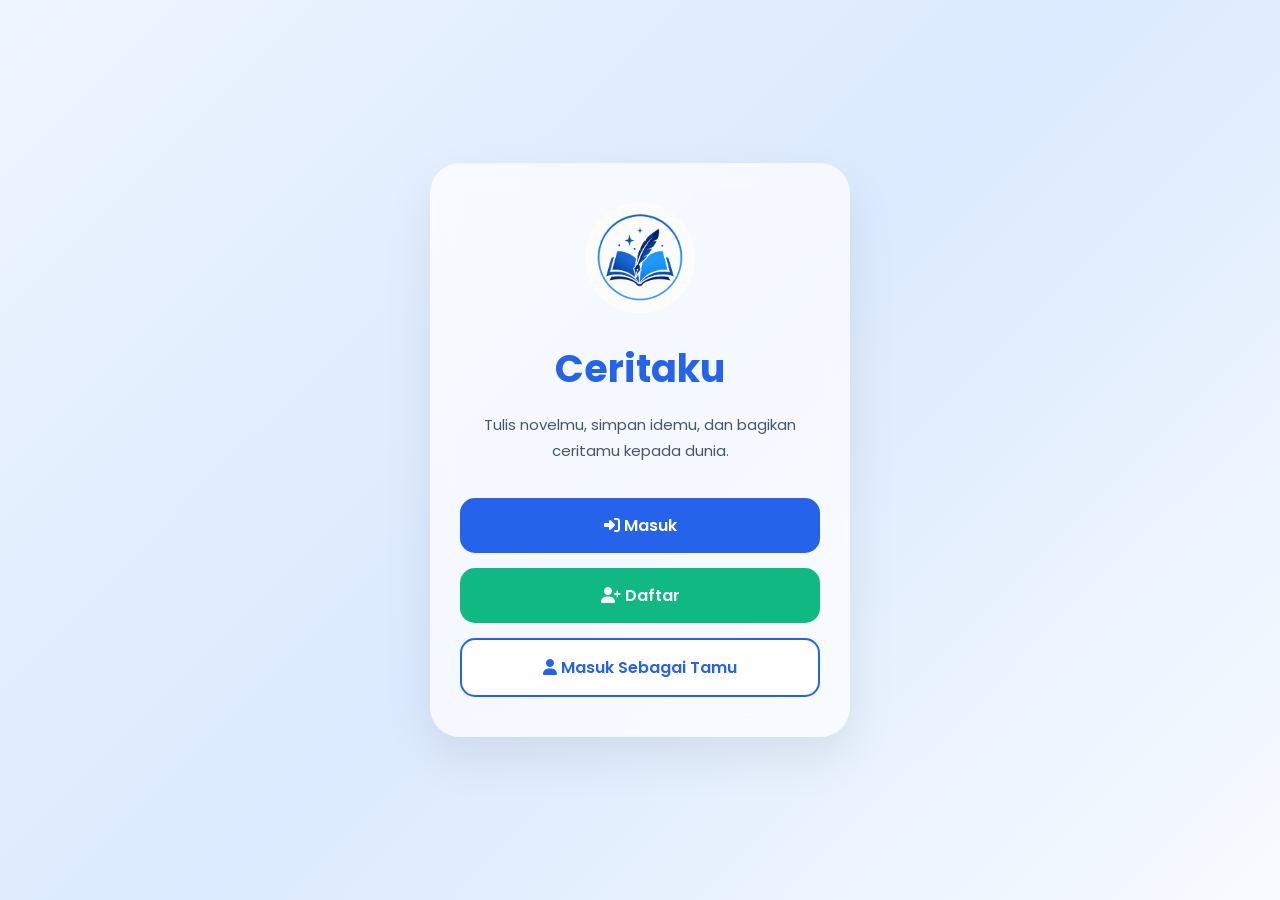
<file: index.html>
<!DOCTYPE html>
<html lang="id">
<head>
    <meta charset="UTF-8">
    <meta name="viewport" content="width=device-width, initial-scale=1.0">
    <title>Ceritaku</title>

    <link rel="stylesheet" href="style.css">

    <link href="https://fonts.googleapis.com/css2?family=Poppins:wght@300;400;500;600;700&display=swap" rel="stylesheet">

    <link rel="stylesheet" href="https://cdnjs.cloudflare.com/ajax/libs/font-awesome/6.6.0/css/all.min.css">
</head>

<body>

<!-- Splash -->
<div id="splash">

    <div class="splash-content">

        <img src="aset/logo.png" class="logo" alt="Logo">

        <h1>Ceritaku</h1>

        <p>Tempat semua cerita dimulai.</p>

    </div>

</div>

<!-- Welcome -->
<section class="welcome">

    <div class="welcome-box">

        <img src="aset/logo.png" class="logo-main" alt="Logo">

        <h1>Ceritaku</h1>

        <p>
            Tulis novelmu, simpan idemu,
            dan bagikan ceritamu kepada dunia.
        </p>

        <div class="button-group">

<a href="login.html" class="btn-login">
    <i class="fa-solid fa-right-to-bracket"></i>
    Masuk
</a>

<a href="register.html" class="btn-register">
    <i class="fa-solid fa-user-plus"></i>
    Daftar
</a>

<a href="home.html" class="btn-guest">
    <i class="fa-solid fa-user"></i>
    Masuk Sebagai Tamu
</a>

        </div>

    </div>

</section>

<!-- Dashboard -->
<section class="dashboard hidden">

<header>

    <h2>
        <i class="fa-solid fa-book-open"></i>
        Ceritaku
    </h2>

    <button id="logoutBtn">
        <i class="fa-solid fa-arrow-left"></i>
    </button>

</header>

<div class="search-box">

    <i class="fa-solid fa-magnifying-glass"></i>

    <input
    type="text"
    id="search"
    placeholder="Cari novel...">

</div>

<button id="newNovel">

    <i class="fa-solid fa-pen"></i>

    Tulis Novel Baru

</button>

<div id="emptyState">

    <i class="fa-solid fa-book"></i>

    <h3>Belum Ada Novel</h3>

    <p>
        Belum ada novel.
        Mulailah menulis cerita pertamamu.
    </p>

</div>

<div id="novelContainer">

</div>

</section>

<!-- Popup -->
<div id="popup" class="popup">

<div class="popup-content">

<button id="closePopup" type="button">

<i class="fa-solid fa-arrow-left"></i>

</button>

<h2>Tulis Novel</h2>

<form id="novelForm">

<input
type="text"
id="judul"
placeholder="Judul Novel"
required>

<input
type="text"
id="genre"
placeholder="Genre">

<textarea
id="sinopsis"
placeholder="Sinopsis"
rows="4"></textarea>

<textarea
id="isiNovel"
placeholder="Mulai menulis..."
rows="10"></textarea>

<button type="submit">

Simpan Novel

</button>

</form>

</div>

</div>

<!-- Toast -->
<div id="toast">

Berhasil disimpan

</div>

<script src="script.js"></script>

</body>
</html>
</file>
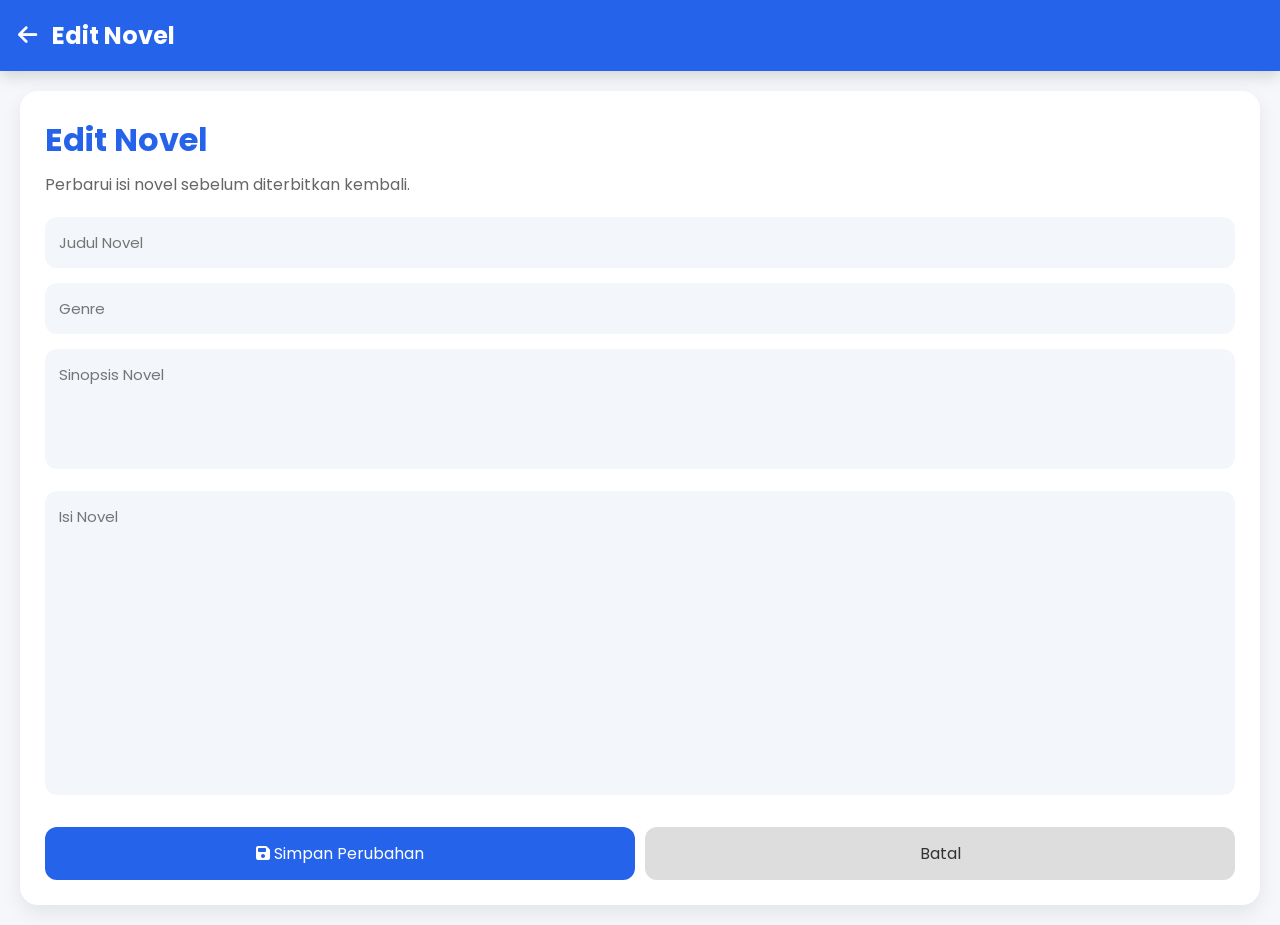
<file: editnovel.html>
<!DOCTYPE html>
<html lang="id">
<head>

<meta charset="UTF-8">
<meta name="viewport" content="width=device-width, initial-scale=1.0">

<title>Edit Novel - Ceritaku</title>

<link rel="stylesheet" href="editnovel.css">

<link href="https://fonts.googleapis.com/css2?family=Poppins:wght@300;400;500;600;700&display=swap" rel="stylesheet">

<link rel="stylesheet" href="https://cdnjs.cloudflare.com/ajax/libs/font-awesome/6.6.0/css/all.min.css">

</head>

<body>

<header>

<a href="mynovel.html">
<i class="fa-solid fa-arrow-left"></i>
</a>

<h2>Edit Novel</h2>

</header>

<div class="container">

<div class="card">

<h1>Edit Novel</h1>

<p>Perbarui isi novel sebelum diterbitkan kembali.</p>

<form id="editForm">

<input
type="text"
id="judul"
placeholder="Judul Novel"
required>

<input
type="text"
id="genre"
placeholder="Genre"
required>

<textarea
id="sinopsis"
rows="4"
placeholder="Sinopsis Novel"
required></textarea>

<textarea
id="isiNovel"
rows="12"
placeholder="Isi Novel"
required></textarea>

<div class="button-group">

<button type="submit" class="saveBtn">

<i class="fa-solid fa-floppy-disk"></i>

Simpan Perubahan

</button>

<a href="mynovel.html" class="cancelBtn">

Batal

</a>

</div>

</form>

</div>

</div>

<script src="editnovel.js"></script>

</body>
</html>
</file>
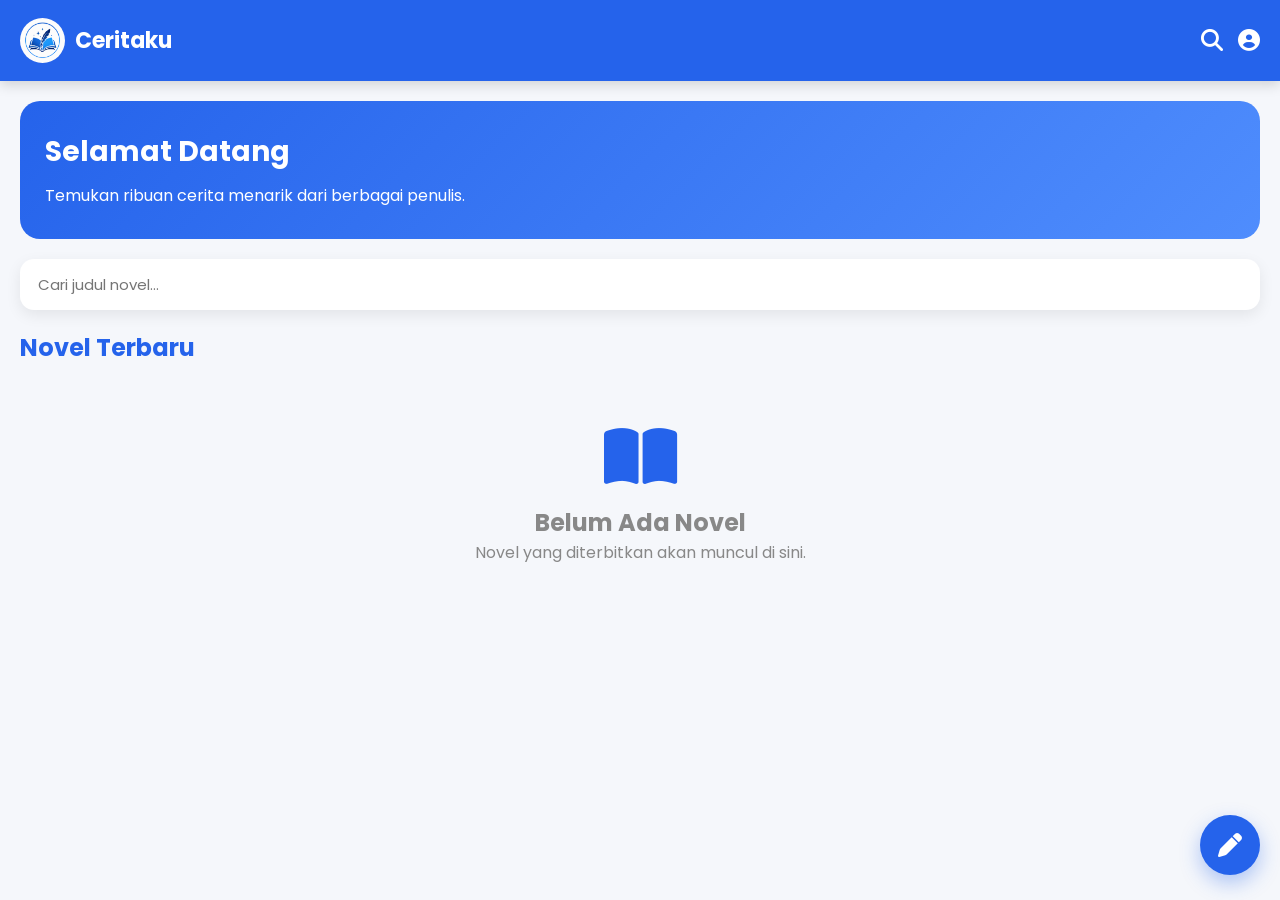
<file: home.html>
<!DOCTYPE html>
<html lang="id">
<head>

<meta charset="UTF-8">
<meta name="viewport" content="width=device-width, initial-scale=1.0">

<title>Ceritaku</title>

<link rel="stylesheet" href="home.css">

<link href="https://fonts.googleapis.com/css2?family=Poppins:wght@300;400;500;600;700&display=swap" rel="stylesheet">

<link rel="stylesheet" href="https://cdnjs.cloudflare.com/ajax/libs/font-awesome/6.6.0/css/all.min.css">

</head>

<body>

<header class="header">

<div class="logo-area">

<img src="aset/logo.png" class="logo">

<h2>Ceritaku</h2>

</div>

<div class="header-menu">

<button id="searchBtn">

<i class="fa-solid fa-magnifying-glass"></i>

</button>

<a href="profile.html" class="profile" id="profileBtn">

<i class="fa-solid fa-user-circle"></i>

</a>

</div>

</header>

<section class="banner">

<h1>Selamat Datang</h1>

<p>Temukan ribuan cerita menarik dari berbagai penulis.</p>

</section>

<div class="search-box">

<input
type="text"
id="searchNovel"
placeholder="Cari judul novel...">

</div>

<section class="title">

<h2>Novel Terbaru</h2>

</section>

<section id="novelList">

<div class="empty">

<i class="fa-solid fa-book-open"></i>

<h3>Belum Ada Novel</h3>

<p>Novel yang diterbitkan akan muncul di sini.</p>

</div>

</section>

<a href="writer.html" class="write-btn" id="writeBtn">

<i class="fa-solid fa-pen"></i>

</a>

<script src="home.js"></script>

</body>
</html>
</file>
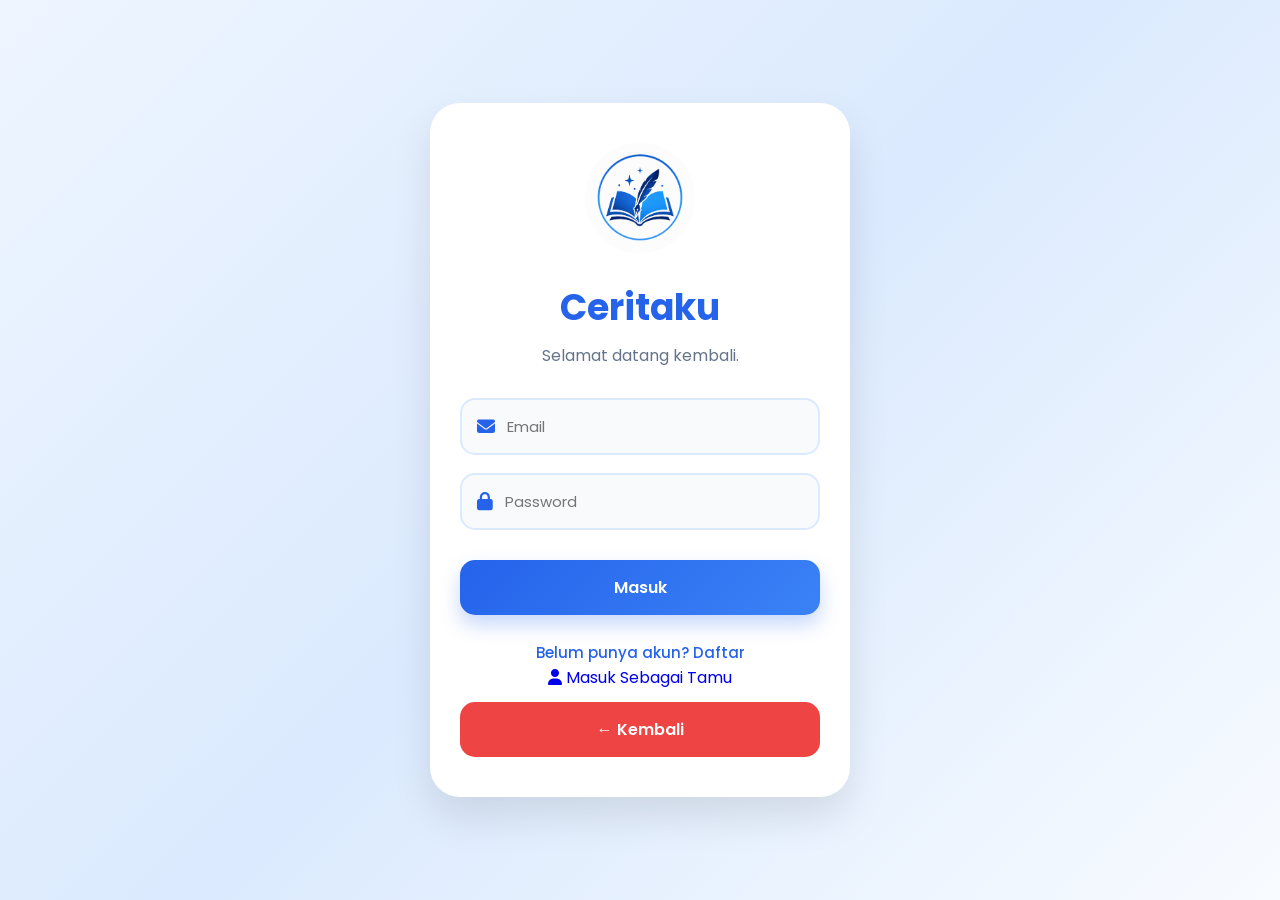
<file: login.html>
<!DOCTYPE html>
<html lang="id">

<head>

<meta charset="UTF-8">

<meta name="viewport" content="width=device-width, initial-scale=1.0">

<title>Login - Ceritaku</title>

<link rel="stylesheet" href="login.css">

<link href="https://fonts.googleapis.com/css2?family=Poppins:wght@300;400;500;600;700&display=swap" rel="stylesheet">

<link rel="stylesheet" href="https://cdnjs.cloudflare.com/ajax/libs/font-awesome/6.6.0/css/all.min.css">

</head>

<body>

<div class="container">

<div class="login-box">

<img src="aset/logo.png" class="logo">

<h1>Ceritaku</h1>

<p>Selamat datang kembali.</p>

<form id="loginForm">

<div class="input-box">

<i class="fa-solid fa-envelope"></i>

<input
type="email"
id="email"
placeholder="Email"
required>

</div>

<div class="input-box">

<i class="fa-solid fa-lock"></i>

<input
type="password"
id="password"
placeholder="Password"
required>

</div>

<button type="submit" id="loginBtn">

Masuk

</button>

</form>

<div class="menu">

<a href="register.html">

Belum punya akun? Daftar

</a>

</div>

<a href="home.html" class="guest-btn">

<i class="fa-solid fa-user"></i>

Masuk Sebagai Tamu

</a>

<button type="button" onclick="history.back()" id="backBtn">

← Kembali

</button>

</div>

</div>

<script src="login.js"></script>

</body>

</html>
</file>
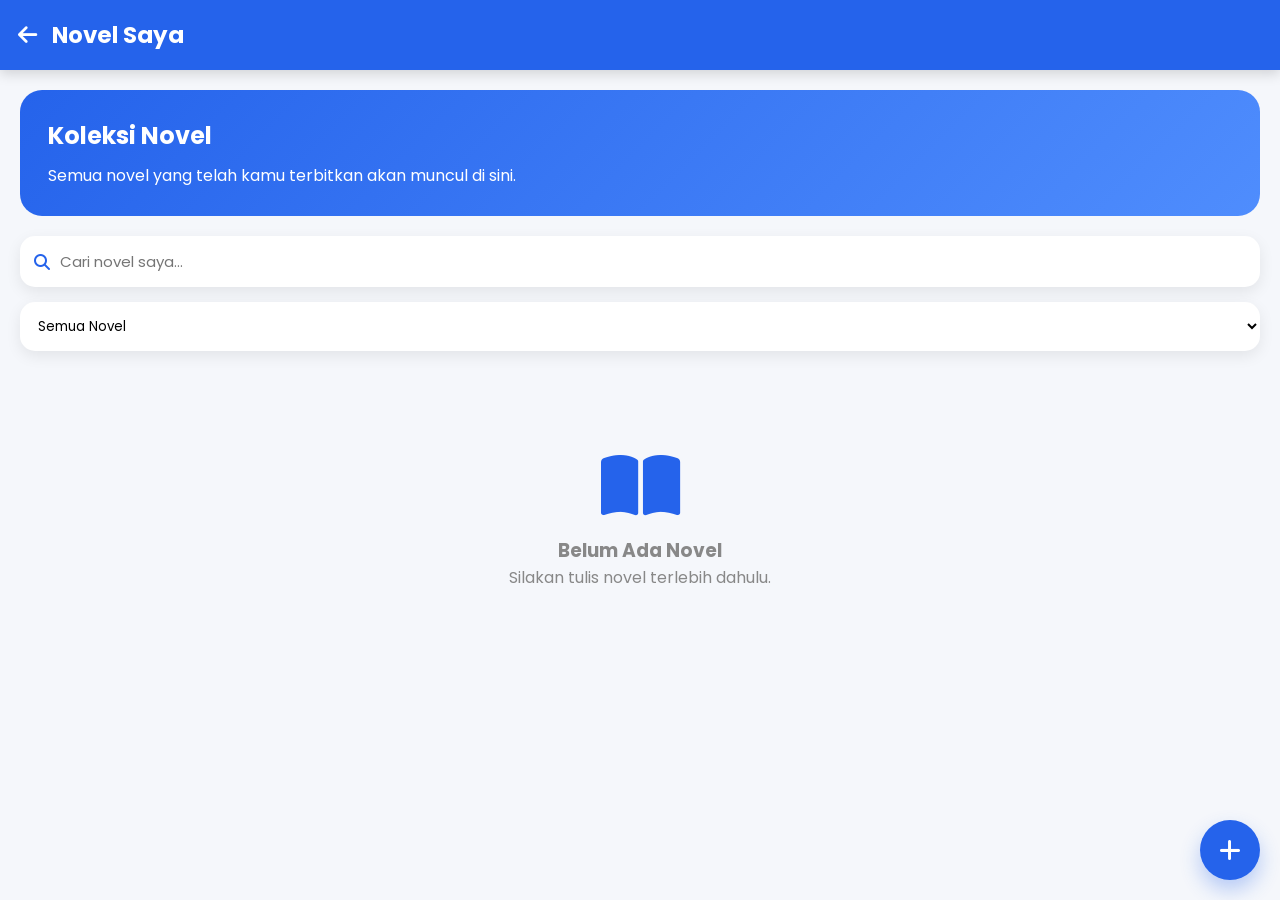
<file: mynovel.html>
<!DOCTYPE html>
<html lang="id">

<head>

<meta charset="UTF-8">
<meta name="viewport" content="width=device-width, initial-scale=1.0">

<title>Novel Saya - Ceritaku</title>

<link rel="stylesheet" href="mynovel.css">

<link href="https://fonts.googleapis.com/css2?family=Poppins:wght@300;400;500;600;700&display=swap" rel="stylesheet">

<link rel="stylesheet" href="https://cdnjs.cloudflare.com/ajax/libs/font-awesome/6.6.0/css/all.min.css">

</head>

<body>

<header>

<a href="profile.html">
<i class="fa-solid fa-arrow-left"></i>
</a>

<h2>Novel Saya</h2>

</header>

<section class="hero">

<h1>Koleksi Novel</h1>

<p>Semua novel yang telah kamu terbitkan akan muncul di sini.</p>

</section>

<!-- Pencarian -->

<section class="top-menu">

<div class="search-box">

<i class="fa-solid fa-magnifying-glass"></i>

<input
type="text"
id="searchNovel"
placeholder="Cari novel saya...">

</div>

<div class="filter">

<select id="filterNovel">

<option value="all">Semua Novel</option>

<option value="draft">Draft</option>

<option value="published">Diterbitkan</option>

</select>

</div>

</section>

<!-- Daftar Novel -->

<section id="novelList" class="novel-list">

<div class="empty">

<i class="fa-solid fa-book-open"></i>

<h3>Belum Ada Novel</h3>

<p>Silakan terbitkan novel pertamamu.</p>

</div>

</section>

<!-- Tombol Tambah -->

<a href="writer.html" class="floating-btn">

<i class="fa-solid fa-plus"></i>

</a>

<!-- Popup -->

<div class="popup" id="popup">

<div class="popup-box">

<i id="popupIcon" class="fa-solid fa-circle-question popup-icon"></i>

<h2 id="popupTitle">Konfirmasi</h2>

<p id="popupText"></p>

<div class="popup-button">

<button id="cancelBtn">Batal</button>

<button id="okBtn">Lanjut</button>

</div>

</div>

</div>

<script src="mynovel.js"></script>

</body>

</html>
</file>
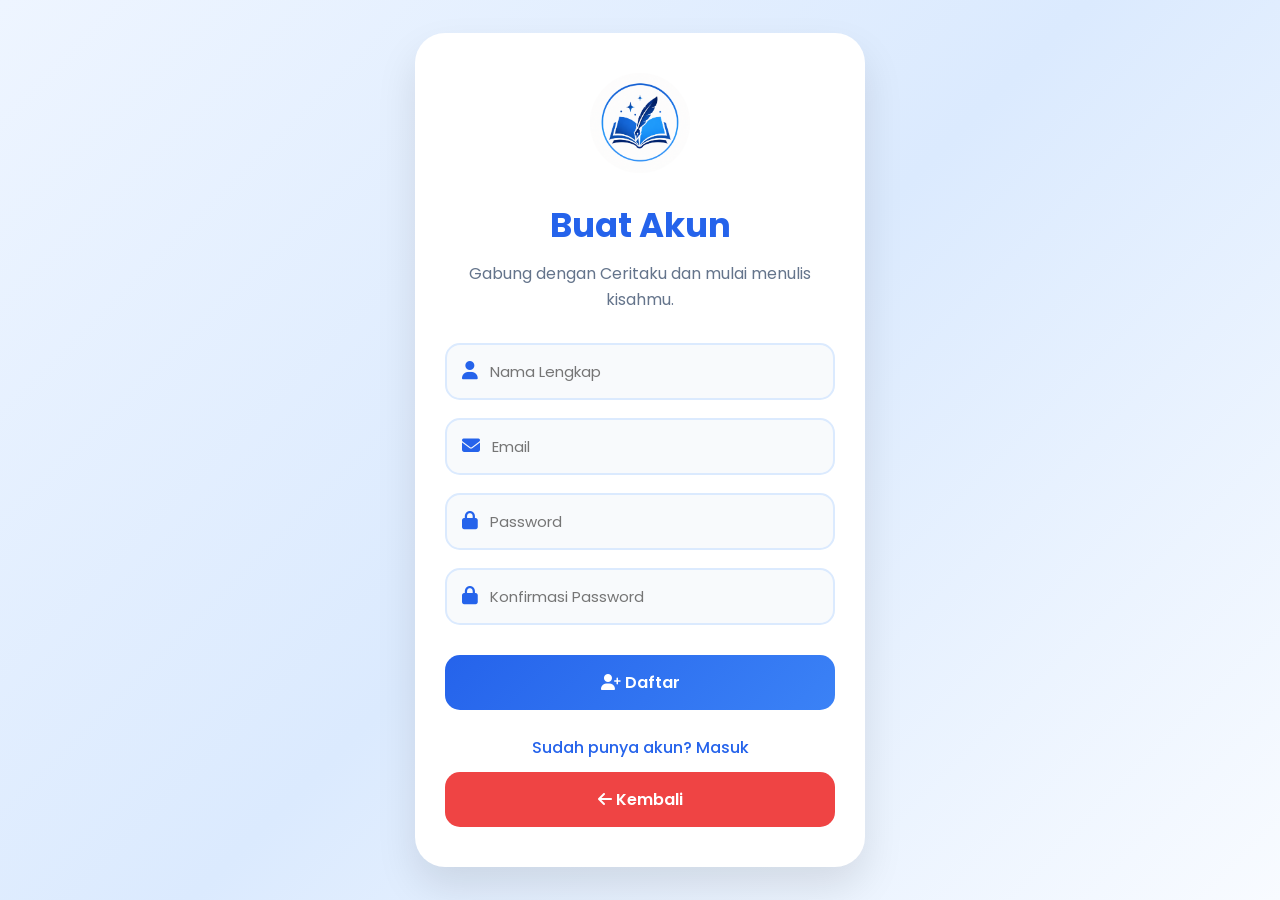
<file: register.html>
<!DOCTYPE html>
<html lang="id">
<head>

    <meta charset="UTF-8">

    <meta name="viewport" content="width=device-width, initial-scale=1.0">

    <title>Daftar - Ceritaku</title>

    <link rel="stylesheet" href="register.css">

    <link href="https://fonts.googleapis.com/css2?family=Poppins:wght@300;400;500;600;700&display=swap" rel="stylesheet">

    <link rel="stylesheet" href="https://cdnjs.cloudflare.com/ajax/libs/font-awesome/6.6.0/css/all.min.css">

</head>

<body>

<div class="container">

    <div class="register-box">

        <img src="aset/logo.png" class="logo" alt="Logo Ceritaku">

        <h1>Buat Akun</h1>

        <p>Gabung dengan Ceritaku dan mulai menulis kisahmu.</p>

        <form id="registerForm">

            <div class="input-box">

                <i class="fa-solid fa-user"></i>

                <input
                    type="text"
                    id="nama"
                    placeholder="Nama Lengkap"
                    required>

            </div>

            <div class="input-box">

                <i class="fa-solid fa-envelope"></i>

                <input
                    type="email"
                    id="email"
                    placeholder="Email"
                    required>

            </div>

            <div class="input-box">

                <i class="fa-solid fa-lock"></i>

                <input
                    type="password"
                    id="password"
                    placeholder="Password"
                    required>

            </div>

            <div class="input-box">

                <i class="fa-solid fa-lock"></i>

                <input
                    type="password"
                    id="confirmPassword"
                    placeholder="Konfirmasi Password"
                    required>

            </div>

            <button type="submit">

                <i class="fa-solid fa-user-plus"></i>

                Daftar

            </button>

        </form>

        <div class="menu">

            <a href="login.html">

                Sudah punya akun? Masuk

            </a>

        </div>

        <button id="backBtn">

            <i class="fa-solid fa-arrow-left"></i>

            Kembali

        </button>

    </div>

</div>

<script src="register.js"></script>

</body>
</html>
</file>
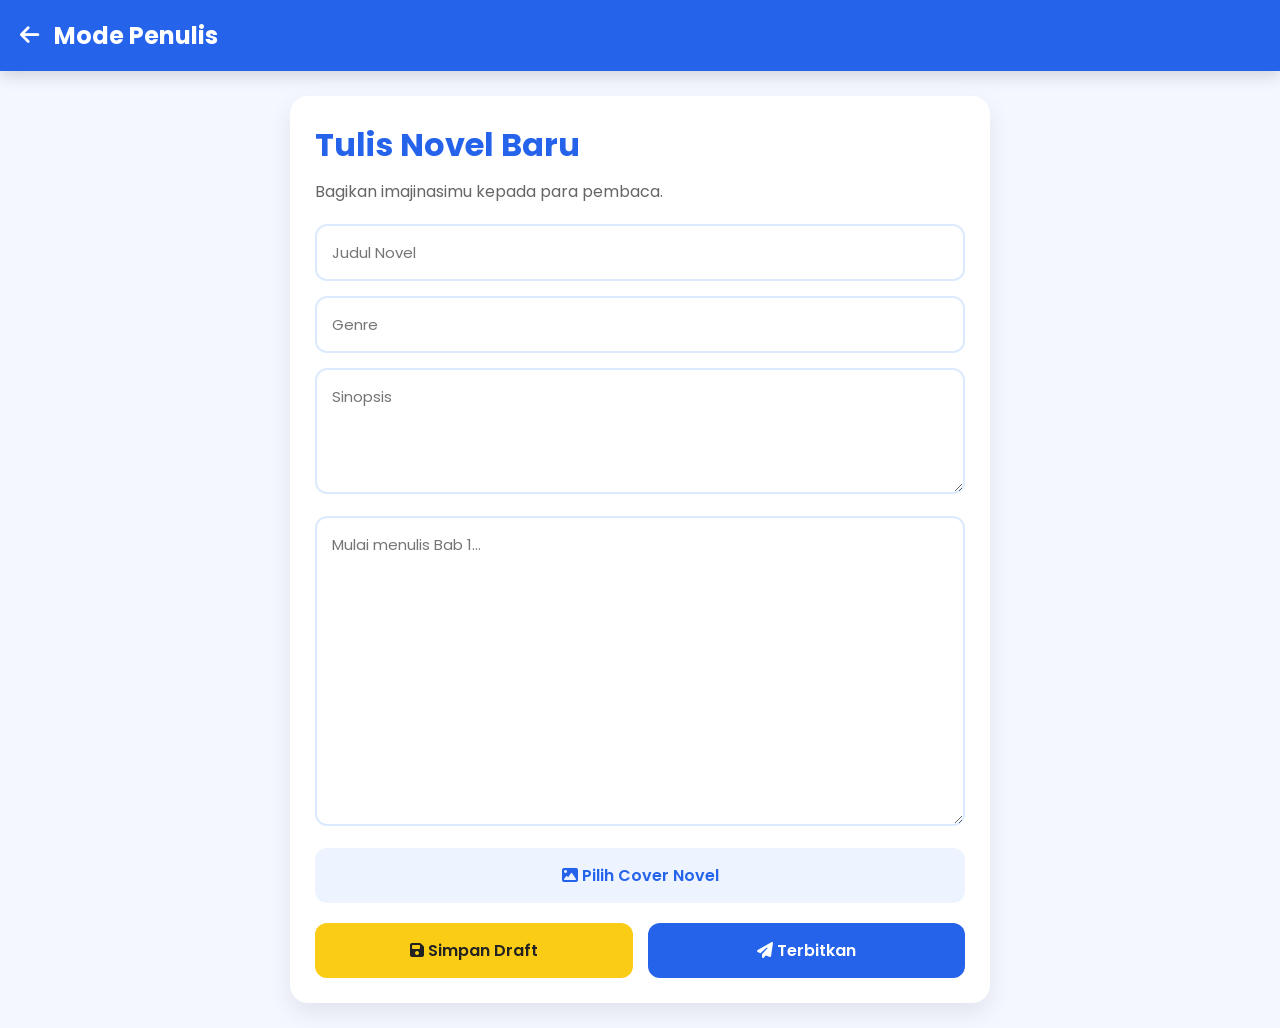
<file: writer.html>
<!DOCTYPE html>
<html lang="id">
<head>

<meta charset="UTF-8">
<meta name="viewport" content="width=device-width, initial-scale=1.0">

<title>Mode Penulis - Ceritaku</title>

<link rel="stylesheet" href="writer.css">

<link href="https://fonts.googleapis.com/css2?family=Poppins:wght@300;400;500;600;700&display=swap" rel="stylesheet">

<link rel="stylesheet" href="https://cdnjs.cloudflare.com/ajax/libs/font-awesome/6.6.0/css/all.min.css">

</head>

<body>

<header>

<a href="home.html" class="back">
<i class="fa-solid fa-arrow-left"></i>
</a>

<h2>Mode Penulis</h2>

</header>

<div class="container">

<h1>Tulis Novel Baru</h1>

<p>Bagikan imajinasimu kepada para pembaca.</p>

<form id="writerForm">

<input
type="text"
id="judul"
placeholder="Judul Novel"
required>

<input
type="text"
id="genre"
placeholder="Genre">

<textarea
id="sinopsis"
rows="4"
placeholder="Sinopsis"></textarea>

<textarea
id="isiNovel"
rows="12"
placeholder="Mulai menulis Bab 1..."
required></textarea>

<div class="upload">

<label for="cover">

<i class="fa-solid fa-image"></i>

Pilih Cover Novel

</label>

<input
type="file"
id="cover"
accept="image/*">

</div>

<div class="button-group">

<button type="button" id="draftBtn">

<i class="fa-solid fa-floppy-disk"></i>

Simpan Draft

</button>

<button type="submit" id="publishBtn">

<i class="fa-solid fa-paper-plane"></i>

Terbitkan

</button>

</div>

</form>

</div>

<script src="writer.js"></script>

</body>
</html>
</file>
<file: style.css>
/* ==========================
   CERITAKU V2
   style.css - Bagian 1
========================== */

*{
    margin:0;
    padding:0;
    box-sizing:border-box;
    font-family:'Poppins',sans-serif;
}

body{
    background:linear-gradient(135deg,#eef5ff,#dbeafe,#f8fbff);
    min-height:100vh;
    color:#1e293b;
    overflow-x:hidden;
}

/* ==========================
   SPLASH SCREEN
========================== */

#splash{
    position:fixed;
    top:0;
    left:0;
    width:100%;
    height:100%;
    background:#ffffff;
    display:flex;
    justify-content:center;
    align-items:center;
    z-index:9999;
    animation:fadeOut 1s ease forwards;
    animation-delay:2s;
}

.splash-content{
    text-align:center;
    animation:zoomIn 1s ease;
}

.logo{
    width:120px;
    height:120px;
    border-radius:50%;
    object-fit:cover;
    box-shadow:0 10px 30px rgba(0,0,0,.15);
    animation:float 2s infinite ease-in-out;
}

.splash-content h1{
    margin-top:20px;
    font-size:40px;
    color:#2563eb;
}

.splash-content p{
    margin-top:10px;
    color:#64748b;
}

/* ==========================
   WELCOME
========================== */

.welcome{
    width:100%;
    min-height:100vh;
    display:flex;
    justify-content:center;
    align-items:center;
    padding:30px;
}

.welcome-box{
    width:100%;
    max-width:420px;
    background:rgba(255,255,255,.7);
    backdrop-filter:blur(12px);
    border-radius:30px;
    padding:40px 30px;
    text-align:center;
    box-shadow:0 20px 50px rgba(0,0,0,.08);
    animation:slideUp .8s ease;
}

.logo-main{
    width:110px;
    height:110px;
    border-radius:50%;
    object-fit:cover;
    margin-bottom:20px;
}

.welcome-box h1{
    font-size:38px;
    color:#2563eb;
}

.welcome-box p{
    margin-top:15px;
    color:#475569;
    line-height:1.7;
    font-size:15px;
}

/* ==========================
   BUTTON
========================== */

.button-group{
    margin-top:35px;
    display:flex;
    flex-direction:column;
    gap:15px;
}

.button-group button{
    border:none;
    border-radius:15px;
    padding:15px;
    cursor:pointer;
    font-size:16px;
    font-weight:600;
    transition:.3s;
}

#loginBtn{
    background:#2563eb;
    color:white;
}

#registerBtn{
    background:#10b981;
    color:white;
}

#guestBtn{
    background:#ffffff;
    color:#2563eb;
    border:2px solid #2563eb;
}

.button-group button:hover{
    transform:translateY(-3px);
    box-shadow:0 10px 20px rgba(37,99,235,.25);
}

.button-group button i{
    margin-right:8px;
}

/* ==========================
   DASHBOARD
========================== */

.hidden{
    display:none;
}

/* ==========================
   ANIMASI
========================== */

@keyframes zoomIn{
    from{
        opacity:0;
        transform:scale(.7);
    }
    to{
        opacity:1;
        transform:scale(1);
    }
}

@keyframes slideUp{
    from{
        opacity:0;
        transform:translateY(50px);
    }
    to{
        opacity:1;
        transform:translateY(0);
    }
}

@keyframes float{
    0%{
        transform:translateY(0);
    }
    50%{
        transform:translateY(-12px);
    }
    100%{
        transform:translateY(0);
    }
}

@keyframes fadeOut{
    to{
        opacity:0;
        visibility:hidden;
    }
}
/* ==========================
   DASHBOARD
========================== */

.dashboard{
    min-height:100vh;
    padding:25px;
    background:#f8fbff;
}

/* ==========================
   HEADER
========================== */

.dashboard header{
    display:flex;
    justify-content:space-between;
    align-items:center;
    margin-bottom:25px;
}

.dashboard header h2{
    font-size:28px;
    color:#2563eb;
    font-weight:700;
}

.dashboard header h2 i{
    margin-right:8px;
}

#logoutBtn{
    width:45px;
    height:45px;
    border:none;
    border-radius:50%;
    background:#ffffff;
    color:#2563eb;
    font-size:18px;
    cursor:pointer;
    box-shadow:0 8px 18px rgba(0,0,0,.08);
    transition:.3s;
}

#logoutBtn:hover{
    transform:rotate(10deg) scale(1.08);
}

/* ==========================
   SEARCH BOX
========================== */

.search-box{
    display:flex;
    align-items:center;
    gap:10px;
    background:#ffffff;
    border-radius:16px;
    padding:14px 18px;
    box-shadow:0 8px 20px rgba(0,0,0,.08);
    margin-bottom:20px;
}

.search-box i{
    color:#64748b;
    font-size:18px;
}

.search-box input{
    flex:1;
    border:none;
    outline:none;
    background:transparent;
    font-size:15px;
}

/* ==========================
   TOMBOL TULIS NOVEL
========================== */

#newNovel{
    width:100%;
    border:none;
    border-radius:18px;
    padding:16px;
    background:linear-gradient(135deg,#2563eb,#3b82f6);
    color:white;
    font-size:16px;
    font-weight:600;
    cursor:pointer;
    transition:.3s;
    margin-bottom:30px;
    box-shadow:0 12px 24px rgba(37,99,235,.25);
}

#newNovel i{
    margin-right:8px;
}

#newNovel:hover{
    transform:translateY(-3px);
}

/* ==========================
   EMPTY STATE
========================== */

#emptyState{
    text-align:center;
    padding:70px 20px;
    background:#ffffff;
    border-radius:24px;
    box-shadow:0 12px 30px rgba(0,0,0,.08);
}

#emptyState i{
    font-size:70px;
    color:#2563eb;
    margin-bottom:20px;
}

#emptyState h3{
    font-size:24px;
    margin-bottom:10px;
    color:#1e293b;
}

#emptyState p{
    color:#64748b;
    line-height:1.7;
}

/* ==========================
   DAFTAR NOVEL
========================== */

#novelContainer{
    display:grid;
    grid-template-columns:repeat(auto-fill,minmax(260px,1fr));
    gap:20px;
    margin-top:25px;
}

/* ==========================
   CARD NOVEL
========================== */

.novel-card{
    background:#ffffff;
    border-radius:22px;
    overflow:hidden;
    box-shadow:0 15px 35px rgba(0,0,0,.08);
    transition:.35s;
    animation:cardShow .5s ease;
}

.novel-card:hover{
    transform:translateY(-8px);
}

.novel-cover{
    width:100%;
    height:220px;
    object-fit:cover;
    background:#dbeafe;
}

.novel-info{
    padding:18px;
}

.novel-title{
    font-size:20px;
    font-weight:700;
    color:#1e293b;
    margin-bottom:8px;
}

.novel-genre{
    display:inline-block;
    background:#dbeafe;
    color:#2563eb;
    padding:6px 12px;
    border-radius:30px;
    font-size:13px;
    margin-bottom:15px;
}

.novel-desc{
    color:#64748b;
    line-height:1.6;
    font-size:14px;
}

/* ==========================
   AKSI CARD
========================== */

.card-actions{
    display:flex;
    justify-content:space-between;
    gap:10px;
    margin-top:18px;
}

.card-actions button{
    flex:1;
    border:none;
    border-radius:12px;
    padding:11px;
    cursor:pointer;
    font-size:14px;
    transition:.3s;
}

.readBtn{
    background:#2563eb;
    color:#fff;
}

.editBtn{
    background:#f59e0b;
    color:#fff;
}

.deleteBtn{
    background:#ef4444;
    color:#fff;
}

.favoriteBtn{
    background:#ec4899;
    color:#fff;
}

.card-actions button:hover{
    transform:scale(1.05);
}

/* ==========================
   ANIMASI CARD
========================== */

@keyframes cardShow{
    from{
        opacity:0;
        transform:translateY(30px);
    }
    to{
        opacity:1;
        transform:translateY(0);
    }
}
/* ==========================
   POPUP
========================== */

.popup{
    position:fixed;
    top:0;
    left:0;
    width:100%;
    height:100%;
    background:rgba(0,0,0,.45);
    display:flex;
    justify-content:center;
    align-items:center;
    visibility:hidden;
    opacity:0;
    transition:.35s;
    z-index:999;
}

.popup.active{
    visibility:visible;
    opacity:1;
}

.popup-content{
    width:95%;
    max-width:650px;
    max-height:90vh;
    overflow-y:auto;
    background:#ffffff;
    border-radius:25px;
    padding:30px;
    position:relative;
    animation:popupZoom .35s ease;
}

#closePopup{
    position:absolute;
    right:20px;
    top:15px;
    font-size:30px;
    cursor:pointer;
    color:#64748b;
    transition:.3s;
}

#closePopup:hover{
    color:#ef4444;
    transform:rotate(90deg);
}

.popup-content h2{
    text-align:center;
    color:#2563eb;
    margin-bottom:25px;
}

/* ==========================
   FORM
========================== */

#novelForm{
    display:flex;
    flex-direction:column;
    gap:18px;
}

#novelForm input,
#novelForm textarea{
    width:100%;
    border:2px solid #dbeafe;
    border-radius:15px;
    padding:15px;
    outline:none;
    font-size:15px;
    transition:.3s;
}

#novelForm textarea{
    resize:vertical;
    min-height:120px;
}

#novelForm input:focus,
#novelForm textarea:focus{
    border-color:#2563eb;
    box-shadow:0 0 15px rgba(37,99,235,.15);
}

#novelForm button{
    border:none;
    border-radius:15px;
    padding:15px;
    background:linear-gradient(135deg,#2563eb,#3b82f6);
    color:#ffffff;
    font-size:16px;
    font-weight:600;
    cursor:pointer;
    transition:.3s;
}

#novelForm button:hover{
    transform:translateY(-3px);
    box-shadow:0 15px 25px rgba(37,99,235,.25);
}

/* ==========================
   TOAST
========================== */

#toast{
    position:fixed;
    bottom:30px;
    right:30px;
    background:#22c55e;
    color:#ffffff;
    padding:15px 25px;
    border-radius:15px;
    font-weight:600;
    box-shadow:0 10px 25px rgba(0,0,0,.15);
    transform:translateX(400px);
    opacity:0;
    transition:.4s;
    z-index:1000;
}

#toast.show{
    transform:translateX(0);
    opacity:1;
}

/* ==========================
   SCROLLBAR
========================== */

::-webkit-scrollbar{
    width:8px;
}

::-webkit-scrollbar-track{
    background:#eef5ff;
}

::-webkit-scrollbar-thumb{
    background:#3b82f6;
    border-radius:20px;
}

::-webkit-scrollbar-thumb:hover{
    background:#2563eb;
}

/* ==========================
   RESPONSIVE
========================== */

@media(max-width:768px){

    .welcome-box{
        padding:30px 20px;
    }

    .welcome-box h1{
        font-size:30px;
    }

    .dashboard{
        padding:18px;
    }

    .dashboard header h2{
        font-size:22px;
    }

    #novelContainer{
        grid-template-columns:1fr;
    }

    .popup-content{
        width:94%;
        padding:22px;
    }

    .card-actions{
        flex-wrap:wrap;
    }

    .card-actions button{
        flex:1 1 45%;
    }

    #toast{
        right:15px;
        left:15px;
        bottom:20px;
        text-align:center;
        transform:translateY(120px);
    }

    #toast.show{
        transform:translateY(0);
    }

}

/* ==========================
   ANIMATIONS
========================== */

@keyframes popupZoom{

    from{
        opacity:0;
        transform:scale(.8);
    }

    to{
        opacity:1;
        transform:scale(1);
    }

}
 .button-group a{
    display:block;
    text-decoration:none;
    text-align:center;
    border-radius:15px;
    padding:15px;
    font-size:16px;
    font-weight:600;
    transition:.3s;
}

.btn-login{
    background:#2563eb;
    color:#fff;
}

.btn-register{
    background:#10b981;
    color:#fff;
}

.btn-guest{
    background:#fff;
    color:#2563eb;
    border:2px solid #2563eb;
}

.button-group a:hover{
    transform:translateY(-3px);
    box-shadow:0 10px 20px rgba(37,99,235,.25);
}
.guest-btn{
    display:block;
    width:100%;
    text-align:center;
    text-decoration:none;
}
</file>
<file: editnovel.css>
*{
margin:0;
padding:0;
box-sizing:border-box;
font-family:'Poppins',sans-serif;
}

body{
background:#f5f7fb;
}

header{
display:flex;
align-items:center;
gap:15px;
padding:18px;
background:#2563eb;
color:white;
box-shadow:0 5px 15px rgba(0,0,0,.15);
}

header a{
color:white;
font-size:22px;
text-decoration:none;
}

.container{
padding:20px;
}

.card{
background:white;
padding:25px;
border-radius:18px;
box-shadow:0 8px 20px rgba(0,0,0,.08);
animation:fade .4s;
}

.card h1{
color:#2563eb;
margin-bottom:8px;
}

.card p{
color:#666;
margin-bottom:20px;
}

input,
textarea{
width:100%;
padding:14px;
margin-bottom:15px;
border:none;
outline:none;
border-radius:12px;
background:#f3f6fb;
font-size:15px;
}

textarea{
resize:none;
}

.button-group{
display:flex;
gap:10px;
margin-top:10px;
}

.saveBtn{
flex:1;
padding:14px;
border:none;
border-radius:12px;
background:#2563eb;
color:white;
font-size:16px;
cursor:pointer;
}

.cancelBtn{
flex:1;
padding:14px;
text-align:center;
text-decoration:none;
border-radius:12px;
background:#ddd;
color:#333;
}

@keyframes fade{

from{
opacity:0;
transform:translateY(20px);
}

to{
opacity:1;
transform:translateY(0);
}

}
</file>
<file: home.css>
/* ===========================
   CERITAKU - HOME.CSS
=========================== */

*{
    margin:0;
    padding:0;
    box-sizing:border-box;
    font-family:'Poppins',sans-serif;
}

body{
    background:#f5f7fb;
    color:#333;
}

/* ===========================
   HEADER
=========================== */

.header{
    display:flex;
    justify-content:space-between;
    align-items:center;
    padding:18px 20px;
    background:#2563eb;
    color:#fff;
    position:sticky;
    top:0;
    z-index:1000;
    box-shadow:0 4px 12px rgba(0,0,0,.15);
}

.logo-area{
    display:flex;
    align-items:center;
    gap:10px;
}

.logo{
    width:45px;
    height:45px;
    border-radius:50%;
    background:#fff;
    object-fit:cover;
}

.logo-area h2{
    font-size:22px;
    font-weight:700;
}

.header-menu{
    display:flex;
    align-items:center;
    gap:15px;
}

.header-menu button,
.profile{
    background:none;
    border:none;
    color:#fff;
    font-size:22px;
    cursor:pointer;
    text-decoration:none;
}

/* ===========================
   BANNER
=========================== */

.banner{
    background:linear-gradient(135deg,#2563eb,#4f8dfd);
    color:#fff;
    margin:20px;
    padding:30px 25px;
    border-radius:20px;
    animation:fadeDown .6s;
}

.banner h1{
    font-size:28px;
    margin-bottom:10px;
}

.banner p{
    line-height:1.6;
}

/* ===========================
   SEARCH
=========================== */

.search-box{
    margin:20px;
}

.search-box input{
    width:100%;
    padding:14px 18px;
    border:none;
    border-radius:14px;
    outline:none;
    background:#fff;
    box-shadow:0 5px 15px rgba(0,0,0,.08);
    font-size:15px;
}

/* ===========================
   TITLE
=========================== */

.title{
    margin:0 20px 15px;
}

.title h2{
    color:#2563eb;
}

/* ===========================
   NOVEL CARD
=========================== */

#novelContainer{
    padding:0 20px 90px;
}

.novel-card{
    background:#fff;
    border-radius:18px;
    padding:18px;
    margin-bottom:18px;
    box-shadow:0 8px 20px rgba(0,0,0,.08);
    transition:.3s;
    cursor:pointer;
}

.novel-card:hover{
    transform:translateY(-5px);
}

.novel-card h2{
    color:#2563eb;
    margin-bottom:8px;
}

.novel-card p{
    color:#666;
    margin:6px 0;
    line-height:1.5;
}

.novel-card small{
    color:#999;
}

/* ===========================
   EMPTY
=========================== */

.empty{
    text-align:center;
    margin-top:60px;
    color:#888;
}

.empty i{
    font-size:65px;
    color:#2563eb;
    margin-bottom:15px;
}

.empty h3{
    margin-bottom:10px;
}

/* ===========================
   FLOATING BUTTON
=========================== */

.write-btn{
    position:fixed;
    right:20px;
    bottom:25px;
    width:60px;
    height:60px;
    background:#2563eb;
    color:#fff;
    border-radius:50%;
    display:flex;
    justify-content:center;
    align-items:center;
    font-size:24px;
    text-decoration:none;
    box-shadow:0 8px 20px rgba(37,99,235,.35);
    transition:.3s;
}

.write-btn:hover{
    transform:scale(1.08);
}

/* ===========================
   ANIMATION
=========================== */

@keyframes fadeDown{

    from{
        opacity:0;
        transform:translateY(-20px);
    }

    to{
        opacity:1;
        transform:translateY(0);
    }

}

/* ===========================
   RESPONSIVE
=========================== */

@media(max-width:768px){

    .banner h1{
        font-size:22px;
    }

    .logo-area h2{
        font-size:20px;
    }

    .write-btn{
        width:55px;
        height:55px;
    }

}
</file>
<file: login.css>
/* ===========================
   LOGIN - CERITAKU
=========================== */

*{
    margin:0;
    padding:0;
    box-sizing:border-box;
    font-family:"Poppins",sans-serif;
}

body{
    min-height:100vh;
    display:flex;
    justify-content:center;
    align-items:center;
    background:linear-gradient(135deg,#eef5ff,#dbeafe,#f8fbff);
    padding:20px;
}

/* ===========================
   CONTAINER
=========================== */

.container{
    width:100%;
    display:flex;
    justify-content:center;
    align-items:center;
}

.login-box{
    width:100%;
    max-width:420px;
    background:#ffffff;
    border-radius:30px;
    padding:40px 30px;
    text-align:center;
    box-shadow:0 20px 40px rgba(0,0,0,.10);
    animation:fadeUp .7s ease;
}

/* ===========================
   LOGO
=========================== */

.logo{
    width:110px;
    height:110px;
    border-radius:50%;
    object-fit:cover;
    margin-bottom:20px;
}

.login-box h1{
    color:#2563eb;
    font-size:36px;
    margin-bottom:8px;
}

.login-box p{
    color:#64748b;
    margin-bottom:30px;
}

/* ===========================
   INPUT
=========================== */

.input-box{
    display:flex;
    align-items:center;
    background:#f8fafc;
    border:2px solid #dbeafe;
    border-radius:15px;
    padding:15px;
    margin-bottom:18px;
    transition:.3s;
}

.input-box:focus-within{
    border-color:#2563eb;
}

.input-box i{
    color:#2563eb;
    margin-right:12px;
    font-size:18px;
}

.input-box input{
    width:100%;
    border:none;
    outline:none;
    background:transparent;
    font-size:15px;
}
/* ===========================
   TOMBOL
=========================== */

.login-box button{
    width:100%;
    border:none;
    border-radius:15px;
    padding:15px;
    font-size:16px;
    font-weight:600;
    cursor:pointer;
    transition:.3s;
    margin-top:12px;
}

/* Tombol Masuk */

button[type="submit"]{
    background:linear-gradient(135deg,#2563eb,#3b82f6);
    color:#ffffff;
    box-shadow:0 10px 20px rgba(37,99,235,.25);
}

button[type="submit"]:hover{
    transform:translateY(-3px);
}

/* Tombol Guest */

#guestBtn{
    background:#ffffff;
    color:#2563eb;
    border:2px solid #2563eb;
}

#guestBtn:hover{
    background:#2563eb;
    color:#ffffff;
}

/* Tombol Kembali */

#backBtn{
    background:#ef4444;
    color:#ffffff;
}

#backBtn:hover{
    background:#dc2626;
}

/* ===========================
   LINK DAFTAR
=========================== */

.menu{
    margin-top:25px;
}

.menu a{
    text-decoration:none;
    color:#2563eb;
    font-size:15px;
    font-weight:500;
    transition:.3s;
}

.menu a:hover{
    color:#1d4ed8;
}

/* ===========================
   RESPONSIVE
=========================== */

@media(max-width:600px){

    .login-box{
        padding:30px 22px;
    }

    .login-box h1{
        font-size:30px;
    }

    .logo{
        width:90px;
        height:90px;
    }

}

/* ===========================
   ANIMASI
=========================== */

@keyframes fadeUp{

    from{
        opacity:0;
        transform:translateY(40px);
    }

    to{
        opacity:1;
        transform:translateY(0);
    }

}
.guest-btn{
    display:block;
    width:100%;
    text-align:center;
    text-decoration:none;
}
</file>
<file: mynovel.css>
/* ==========================
   CERITAKU - MYNOVEL.CSS
========================== */

*{
    margin:0;
    padding:0;
    box-sizing:border-box;
    font-family:'Poppins',sans-serif;
}

body{
    background:#f5f7fb;
    color:#333;
}

/* HEADER */

header{
    background:#2563eb;
    color:#fff;
    padding:18px;
    display:flex;
    align-items:center;
    gap:15px;
    position:sticky;
    top:0;
    z-index:100;
    box-shadow:0 4px 12px rgba(0,0,0,.15);
}

header a{
    color:white;
    text-decoration:none;
    font-size:22px;
}

header h2{
    font-size:23px;
}

/* HERO */

.hero{
    margin:20px;
    padding:28px;
    border-radius:22px;
    color:white;
    background:linear-gradient(135deg,#2563eb,#4f8dfd);
    animation:fadeUp .5s;
}

.hero h1{
    margin-bottom:10px;
}

/* SEARCH */

.top-menu{
    margin:20px;
}

.search-box{
    display:flex;
    align-items:center;
    background:white;
    padding:14px;
    border-radius:15px;
    box-shadow:0 5px 15px rgba(0,0,0,.08);
    margin-bottom:15px;
}

.search-box i{
    color:#2563eb;
    margin-right:10px;
}

.search-box input{
    width:100%;
    border:none;
    outline:none;
    font-size:15px;
}

.filter select{
    width:100%;
    border:none;
    outline:none;
    padding:14px;
    border-radius:15px;
    background:white;
    box-shadow:0 5px 15px rgba(0,0,0,.08);
}

/* LIST */

.novel-list{
    padding:20px;
}

.novel-card{
    background:white;
    border-radius:20px;
    padding:18px;
    margin-bottom:18px;
    box-shadow:0 8px 20px rgba(0,0,0,.08);
    animation:fadeUp .4s;
}

.novel-card h3{
    color:#2563eb;
    margin-bottom:10px;
}

.genre{
    font-weight:600;
    margin-bottom:10px;
}

.sinopsis{
    color:#666;
    line-height:1.6;
    margin-bottom:15px;
}

.date{
    color:#999;
    font-size:13px;
}

/* BUTTON */

.button-group{
    display:flex;
    gap:10px;
    margin-top:18px;
}

.button-group button{
    flex:1;
    border:none;
    padding:12px;
    border-radius:12px;
    font-size:15px;
    cursor:pointer;
    transition:.3s;
}

.edit-btn{
    background:#2563eb;
    color:white;
}

.delete-btn{
    background:#ef4444;
    color:white;
}

.button-group button:hover{
    transform:translateY(-3px);
}

/* EMPTY */

.empty{
    text-align:center;
    padding:60px 20px;
    color:#888;
}

.empty i{
    font-size:70px;
    color:#2563eb;
    margin-bottom:15px;
}

/* FLOAT BUTTON */

.floating-btn{
    position:fixed;
    right:20px;
    bottom:20px;
    width:60px;
    height:60px;
    border-radius:50%;
    background:#2563eb;
    color:white;
    display:flex;
    justify-content:center;
    align-items:center;
    text-decoration:none;
    font-size:24px;
    box-shadow:0 10px 20px rgba(37,99,235,.3);
    transition:.3s;
}

.floating-btn:hover{
    transform:scale(1.1);
}

/* POPUP */

.popup{
    position:fixed;
    left:0;
    top:0;
    width:100%;
    height:100%;
    display:none;
    justify-content:center;
    align-items:center;
    background:rgba(0,0,0,.45);
    z-index:999;
}

.popup-box{
    width:90%;
    max-width:340px;
    background:white;
    border-radius:20px;
    padding:25px;
    text-align:center;
    animation:zoom .3s;
}

.popup-box i{
    font-size:60px;
    color:#2563eb;
    margin-bottom:15px;
}

.popup-box h2{
    margin-bottom:10px;
}

.popup-box p{
    color:#666;
    margin-bottom:20px;
}

.popup-action{
    display:flex;
    gap:10px;
}

.popup-action button{
    flex:1;
    border:none;
    padding:12px;
    border-radius:12px;
    cursor:pointer;
    font-size:15px;
}

#cancelBtn{
    background:#ddd;
}

#okBtn{
    background:#2563eb;
    color:white;
}

/* ANIMATION */

@keyframes fadeUp{

from{
opacity:0;
transform:translateY(20px);
}

to{
opacity:1;
transform:translateY(0);
}

}

@keyframes zoom{

from{
transform:scale(.8);
opacity:0;
}

to{
transform:scale(1);
opacity:1;
}

}

/* RESPONSIVE */

@media(max-width:768px){

.button-group{
flex-direction:column;
}

.hero h1{
font-size:25px;
}

}
</file>
<file: register.css>
/* ===========================
   REGISTER - CERITAKU
=========================== */

*{
    margin:0;
    padding:0;
    box-sizing:border-box;
    font-family:"Poppins",sans-serif;
}

body{
    min-height:100vh;
    display:flex;
    justify-content:center;
    align-items:center;
    background:linear-gradient(135deg,#eef5ff,#dbeafe,#f8fbff);
    padding:20px;
}

.container{
    width:100%;
    display:flex;
    justify-content:center;
    align-items:center;
}

.register-box{
    width:100%;
    max-width:450px;
    background:#ffffff;
    border-radius:30px;
    padding:40px 30px;
    text-align:center;
    box-shadow:0 20px 40px rgba(0,0,0,.10);
    animation:fadeUp .7s ease;
}

.logo{
    width:100px;
    height:100px;
    border-radius:50%;
    object-fit:cover;
    margin-bottom:20px;
}

.register-box h1{
    color:#2563eb;
    font-size:34px;
    margin-bottom:10px;
}

.register-box p{
    color:#64748b;
    margin-bottom:30px;
    line-height:1.6;
}

/* ===========================
   INPUT
=========================== */

.input-box{
    display:flex;
    align-items:center;
    background:#f8fafc;
    border:2px solid #dbeafe;
    border-radius:15px;
    padding:15px;
    margin-bottom:18px;
    transition:.3s;
}

.input-box:focus-within{
    border-color:#2563eb;
}

.input-box i{
    color:#2563eb;
    margin-right:12px;
    font-size:18px;
}

.input-box input{
    width:100%;
    border:none;
    outline:none;
    background:transparent;
    font-size:15px;
}

/* ===========================
   BUTTON
=========================== */

button{
    width:100%;
    border:none;
    border-radius:15px;
    padding:15px;
    cursor:pointer;
    font-size:16px;
    font-weight:600;
    transition:.3s;
    margin-top:12px;
}

button[type="submit"]{
    background:linear-gradient(135deg,#2563eb,#3b82f6);
    color:#ffffff;
}

button[type="submit"]:hover{
    transform:translateY(-3px);
    box-shadow:0 10px 20px rgba(37,99,235,.25);
}

#backBtn{
    background:#ef4444;
    color:#ffffff;
}

#backBtn:hover{
    background:#dc2626;
}

/* ===========================
   LINK LOGIN
=========================== */

.menu{
    margin-top:25px;
}

.menu a{
    text-decoration:none;
    color:#2563eb;
    font-weight:500;
    transition:.3s;
}

.menu a:hover{
    color:#1d4ed8;
}

/* ===========================
   RESPONSIVE
=========================== */

@media(max-width:600px){

    .register-box{
        padding:30px 22px;
    }

    .register-box h1{
        font-size:30px;
    }

    .logo{
        width:90px;
        height:90px;
    }

}

/* ===========================
   ANIMASI
=========================== */

@keyframes fadeUp{

    from{
        opacity:0;
        transform:translateY(40px);
    }

    to{
        opacity:1;
        transform:translateY(0);
    }

}
</file>
<file: writer.css>
*{
margin:0;
padding:0;
box-sizing:border-box;
font-family:Poppins,sans-serif;
}

body{
background:#f4f7ff;
}

header{
display:flex;
align-items:center;
gap:15px;
padding:18px 20px;
background:#2563eb;
color:#fff;
box-shadow:0 5px 15px rgba(0,0,0,.15);
}

.back{
color:#fff;
font-size:22px;
text-decoration:none;
}

.container{
width:92%;
max-width:700px;
margin:25px auto;
background:#fff;
padding:25px;
border-radius:18px;
box-shadow:0 10px 25px rgba(0,0,0,.08);
animation:fade .4s ease;
}

.container h1{
color:#2563eb;
margin-bottom:10px;
}

.container p{
color:#666;
margin-bottom:20px;
}

input,
textarea{
width:100%;
padding:15px;
margin-bottom:15px;
border:2px solid #dbeafe;
border-radius:12px;
font-size:15px;
outline:none;
transition:.3s;
}

input:focus,
textarea:focus{
border-color:#2563eb;
}

textarea{
resize:vertical;
}

.upload{
margin-bottom:20px;
}

.upload label{
display:block;
background:#eef4ff;
color:#2563eb;
padding:15px;
text-align:center;
border-radius:12px;
cursor:pointer;
font-weight:600;
}

.upload input{
display:none;
}

.button-group{
display:flex;
gap:15px;
}

.button-group button{
flex:1;
padding:15px;
border:none;
border-radius:12px;
font-size:16px;
font-weight:600;
cursor:pointer;
transition:.3s;
}

#draftBtn{
background:#facc15;
color:#222;
}

#publishBtn{
background:#2563eb;
color:#fff;
}

.button-group button:hover{
transform:translateY(-3px);
}

@keyframes fade{

from{
opacity:0;
transform:translateY(25px);
}

to{
opacity:1;
transform:translateY(0);
}

}

@media(max-width:768px){

.button-group{
flex-direction:column;
}

}
</file>
